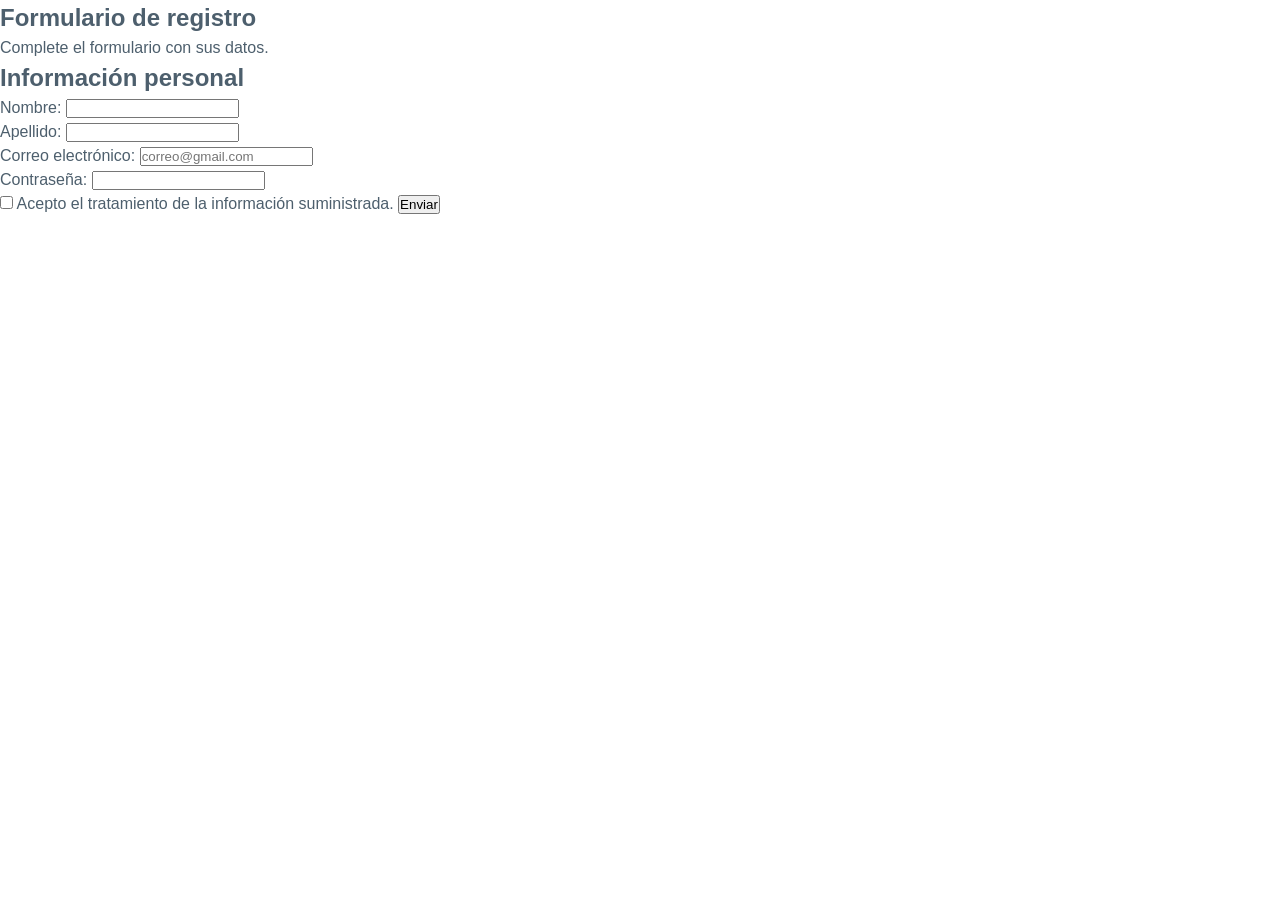
<file: ejercicio1.html>
<!DOCTYPE html>
<html lang="es">

<head>
    <meta charset="UTF-8">
    <meta name="viewport" content="width=device-width, initial-scale=1.0">
    <title>Formulario 1</title>
    <link rel="stylesheet" href="./css/styles.css">

</head>

<body>
    <main class="form-page">
        <section class="form-section">
            <div class="form-container">
                <header class="form-header">
                    <h1>Formulario de registro</h1>
                    <p>Complete el formulario con sus datos.</p>
                </header>

                <form action="#" method="post">


                    <h2>Información personal</h2>
                    <div class="form-field">
                        <label for="nombre">Nombre:</label>
                        <input type="text" id="nombre" name="nombre" required>
                    </div>
                    <div class="form-field">
                        <label for="apellido">Apellido:</label>
                        <input type="text" id="apellido" name="apellido" required>
                    </div>
                    <div class="form-field">
                        <label for="email">Correo electrónico:</label>
                        <input type="email" id="email" name="email" placeholder="correo@gmail.com" autocomplete="email"
                            required>
                    </div>
                    <div class="form-field">
                        <label for="password">Contraseña:</label>
                        <input type="password" id="password" name="password" minlength="8" autocomplete="new-password"
                            required>
                    </div>

                    <label class="choice">
                        <input type="checkbox" name="terminos" required>
                        <span>
                            Acepto el tratamiento de la información suministrada.
                        </span>
                    </label>

                    <button type="submit">Enviar</button>
                </form>
            </div>
        </section>
    </main>
</body>

</html>
</file>
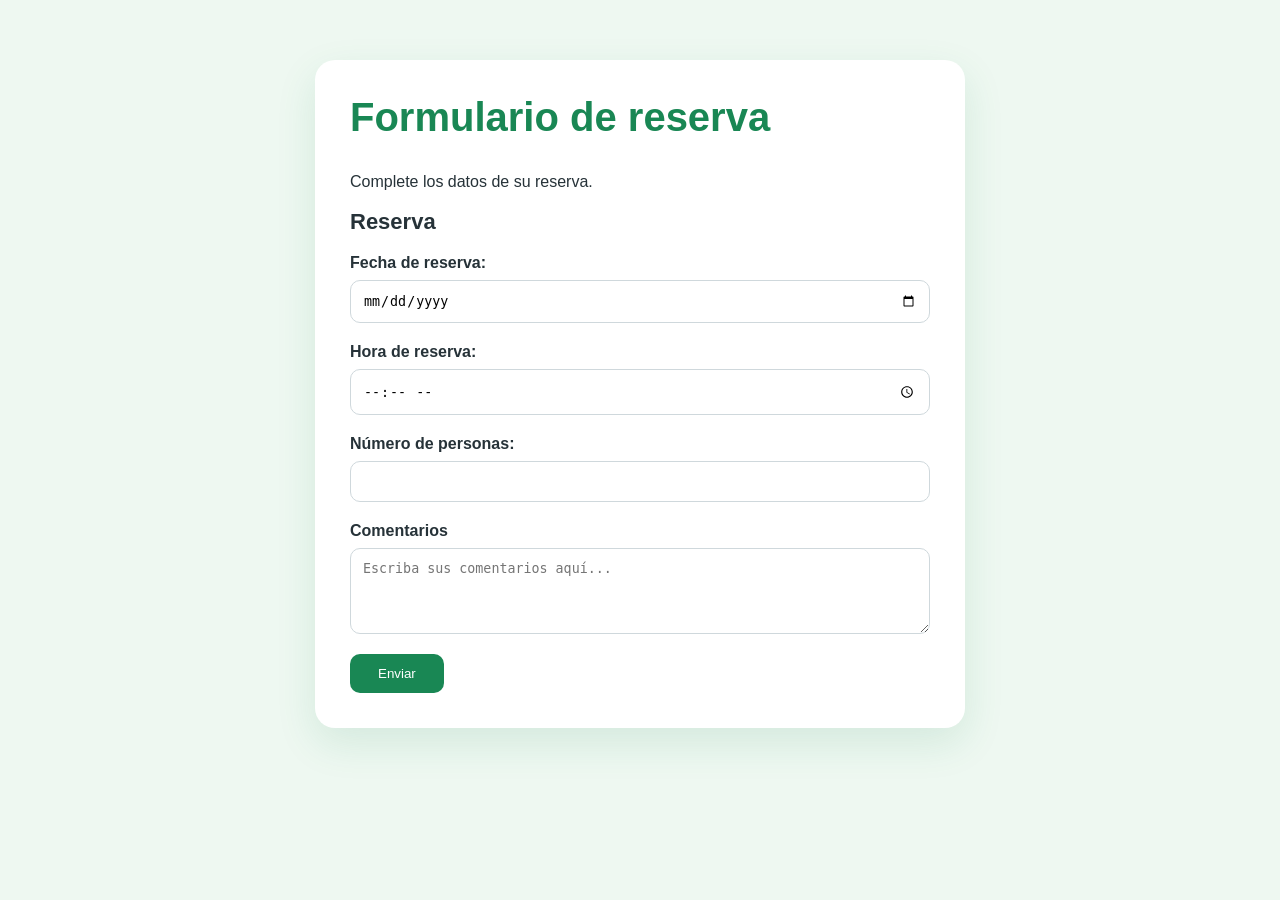
<file: ejercicio2.html>
<!DOCTYPE html>
<html lang="es">

<head>
    <meta charset="UTF-8">
    <meta name="viewport" content="width=device-width, initial-scale=1.0">
    <title>Formulario 2</title>
    <link rel="stylesheet" href="./css/styles2.css">
</head>

<body>
    <main class="form-page">
        <section class="form-section">
            <div class="form-container">
                <header class="form-header">
                    <h1>Formulario de reserva</h1>
                    <p>Complete los datos de su reserva.</p>
                </header>

                <form action="#" method="post">

                    <h2>Reserva</h2>
                    <div class="form-field">
                        <label for="fecha">Fecha de reserva:</label>
                        <input type="date" id="fecha" name="fecha" required>
                    </div>

                    <div class="form-field">
                        <label for="hora">Hora de reserva:</label>
                        <input type="time" id="hora" name="hora" required>
                    </div>

                    <div class="form-field">
                        <label for="personas">Número de personas:</label>
                        <input type="number" id="personas" name="personas" min="1" required>
                    </div>

                    <div class="form-field">
                        <label for="mensaje">Comentarios</label>
                        <textarea id="mensaje" name="mensaje" rows="4" placeholder="Escriba sus comentarios aquí..."></textarea>
                    </div>

                    <button type="submit">Enviar</button>

                </form>
            </div>
        </section>
    </main>
</body>


</html>
</file>
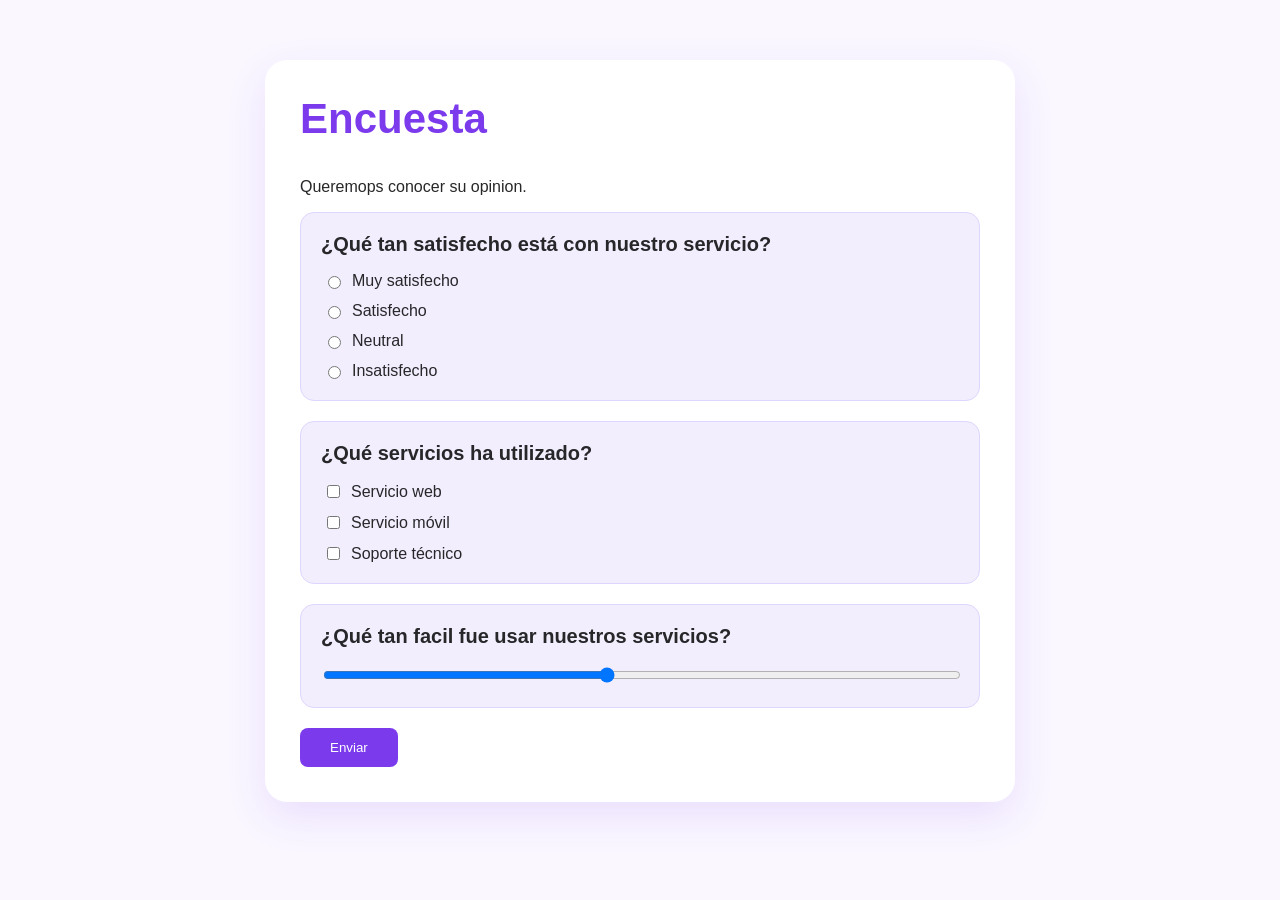
<file: ejercicio3.html>
<!DOCTYPE html>
<html lang="es">

<head>
    <meta charset="UTF-8">
    <meta name="viewport" content="width=device-width, initial-scale=1.0">
    <title>Formulario 3</title>
    <link rel="stylesheet" href="./css/styles3.css">
</head>

<body>
    <main class="form-page">
        <section class="form-section">
            <div class="form-container">
                <header class="form-header">
                    <h1>Encuesta</h1>
                    <p>Queremops conocer su opinion.</p>
                </header>

                <form action="#" method="post">

                    <div class="form-field">
                        <h2 for="satisfaccion">¿Qué tan satisfecho está con nuestro servicio?</h2>
                        <fieldset>
                            <label>
                                <input type="radio" name="satisfaccion" value="muy_satisfecho">
                                Muy satisfecho
                            </label>

                            <label>
                                <input type="radio" name="satisfaccion" value="satisfecho">
                                Satisfecho
                            </label>

                            <label>
                                <input type="radio" name="satisfaccion" value="neutral">
                                Neutral
                            </label>

                            <label>
                                <input type="radio" name="satisfaccion" value="insatisfecho">
                                Insatisfecho

                            </label>
                        </fieldset>

                    </div>

                    <div class="form-field">
                        <h2 for="servicios">¿Qué servicios ha utilizado?</h2>
                        <fieldset>
                            <label>
                                <input type="checkbox" name="servicios" value="servicio_web">
                                Servicio web
                            </label>

                            <label>
                                <input type="checkbox" name="servicios" value="servicio_movil">
                                Servicio móvil
                            </label>

                            <label>
                                <input type="checkbox" name="servicios" value="soporte_tecnico">
                                Soporte técnico
                            </label>
                        </fieldset>
                    </div>

                    <div class="form-field">
                        <h2 for="utilidad">¿Qué tan facil fue usar nuestros servicios?</h2>
                        <input type="range" id="utilidad" name="utilidad" min="1" max="10" value="5">
                    </div>

                    <button type="submit">Enviar</button>
                </form>
            </div>
        </section>
    </main>
</html>
</file>
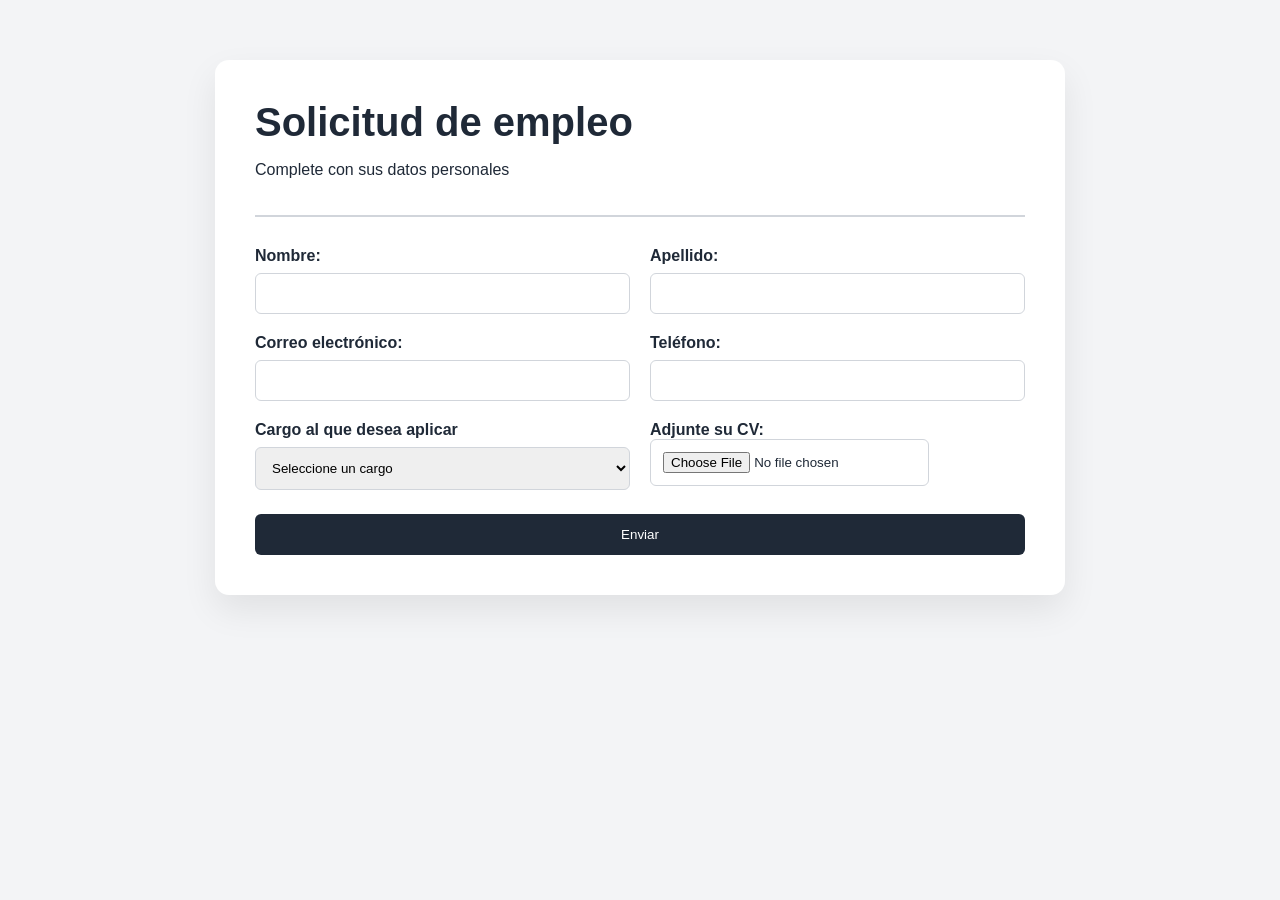
<file: ejercicio4.html>
<!DOCTYPE html>
<html lang="es">
<head>
    <meta charset="UTF-8">
    <meta name="viewport" content="width=device-width, initial-scale=1.0">
    <title>Formulario 4</title>
    <link rel="stylesheet" href="./css/styles4.css">
</head>
<body>
    <main class="form-page">
        <section class="form-section">
            <div class="form-container">
                <header class="form-header">
                    <h1>Solicitud de empleo</h1>
                    <p>Complete con sus datos personales</p>
                </header>

                <form action="#" method="post">

                    <div class="form-field">
                        <label for="nombre">Nombre:</label>
                        <input type="text" id="nombre" name="nombre" required>
                    </div>

                    <div class="form-field">
                        <label for="apellido">Apellido:</label>
                        <input type="text" id="apellido" name="apellido" required>
                    </div>

                    <div class="form-field">
                        <label for="email">Correo electrónico:</label>
                        <input type="email" id="email" name="email" required>
                    </div>

                    <div class="form-field">
                        <label for="telefono">Teléfono:</label>
                        <input type="tel" id="telefono" name="telefono" required>
                    </div>

                    <div class="form-field">
                        <label for="cargo">Cargo al que desea aplicar</label>
                        <select id="cargo" name="cargo" required>
                            <option value="">Seleccione un cargo</option>
                            <option value="desarrollador">Desarrollador</option>
                            <option value="diseñador">Diseñador</option>
                            <option value="gerente">Gerente</option>
                        </select>
                    </div>

                    <div class="form-field">
                        <label for="archivo">Adjunte su CV:
                        <input type="file" id="archivo" name="archivo" accept=".pdf,.doc,.docx" required>
                        </label>
                    </div>

                    <button type="submit">Enviar</button>
                </form>
            </div>
        </section>
    </main>
</body>
</html>
</file>
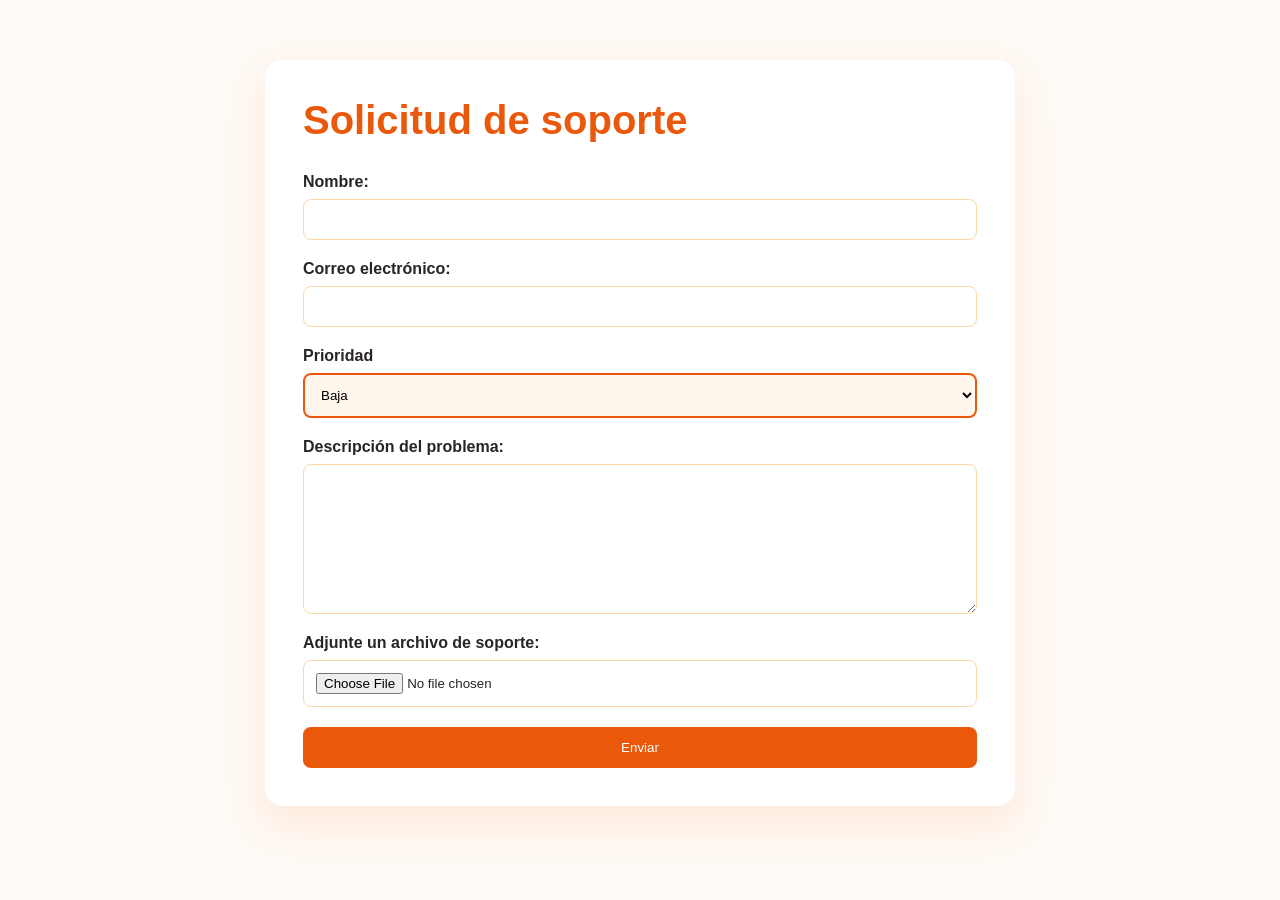
<file: ejercicio5.html>
<!DOCTYPE html>
<html lang="es">
<head>
    <meta charset="UTF-8">
    <meta name="viewport" content="width=device-width, initial-scale=1.0">
    <title>Formulario 5</title>
    <link rel="stylesheet" href="./css/styles5.css">
</head>
<body>
    <main class="form-page">
        <section class="form-section">
            <div class="form-container">
                <header class="form-header">
                    <h1>Solicitud de soporte</h1>
                </header>

                <form action="#" method="post">

                    <div class="form-field">
                        <label for="nombre">Nombre:</label>
                        <input type="text" id="nombre" name="nombre" required>
                    </div>

                    <div class="form-field">
                        <label for="email">Correo electrónico:</label>
                        <input type="email" id="email" name="email" required>
                    </div>

                    <div class="form-field">
                        <label for="prioridad">Prioridad</label>
                        <select id="prioridad" name="prioridad" required>
                            <option value="baja">Baja</option>
                            <option value="media">Media</option>
                            <option value="alta">Alta</option>
                        </select>
                    </div>

                    <div class="form-field">
                        <label for="descripcion">Descripción del problema:</label>
                        <textarea id="descripcion" name="descripcion" rows="4" required></textarea>
                    </div>

                    <div class="form-field">
                        <label for="archivo">Adjunte un archivo de soporte:</label>
                        <input type="file" id="archivo" name="archivo" accept=".jpg,.png,.pdf">
                    </div>

                    <button type="submit">Enviar</button>
                </form>
            </div>
        </section>
    </main>
</html>
</file>
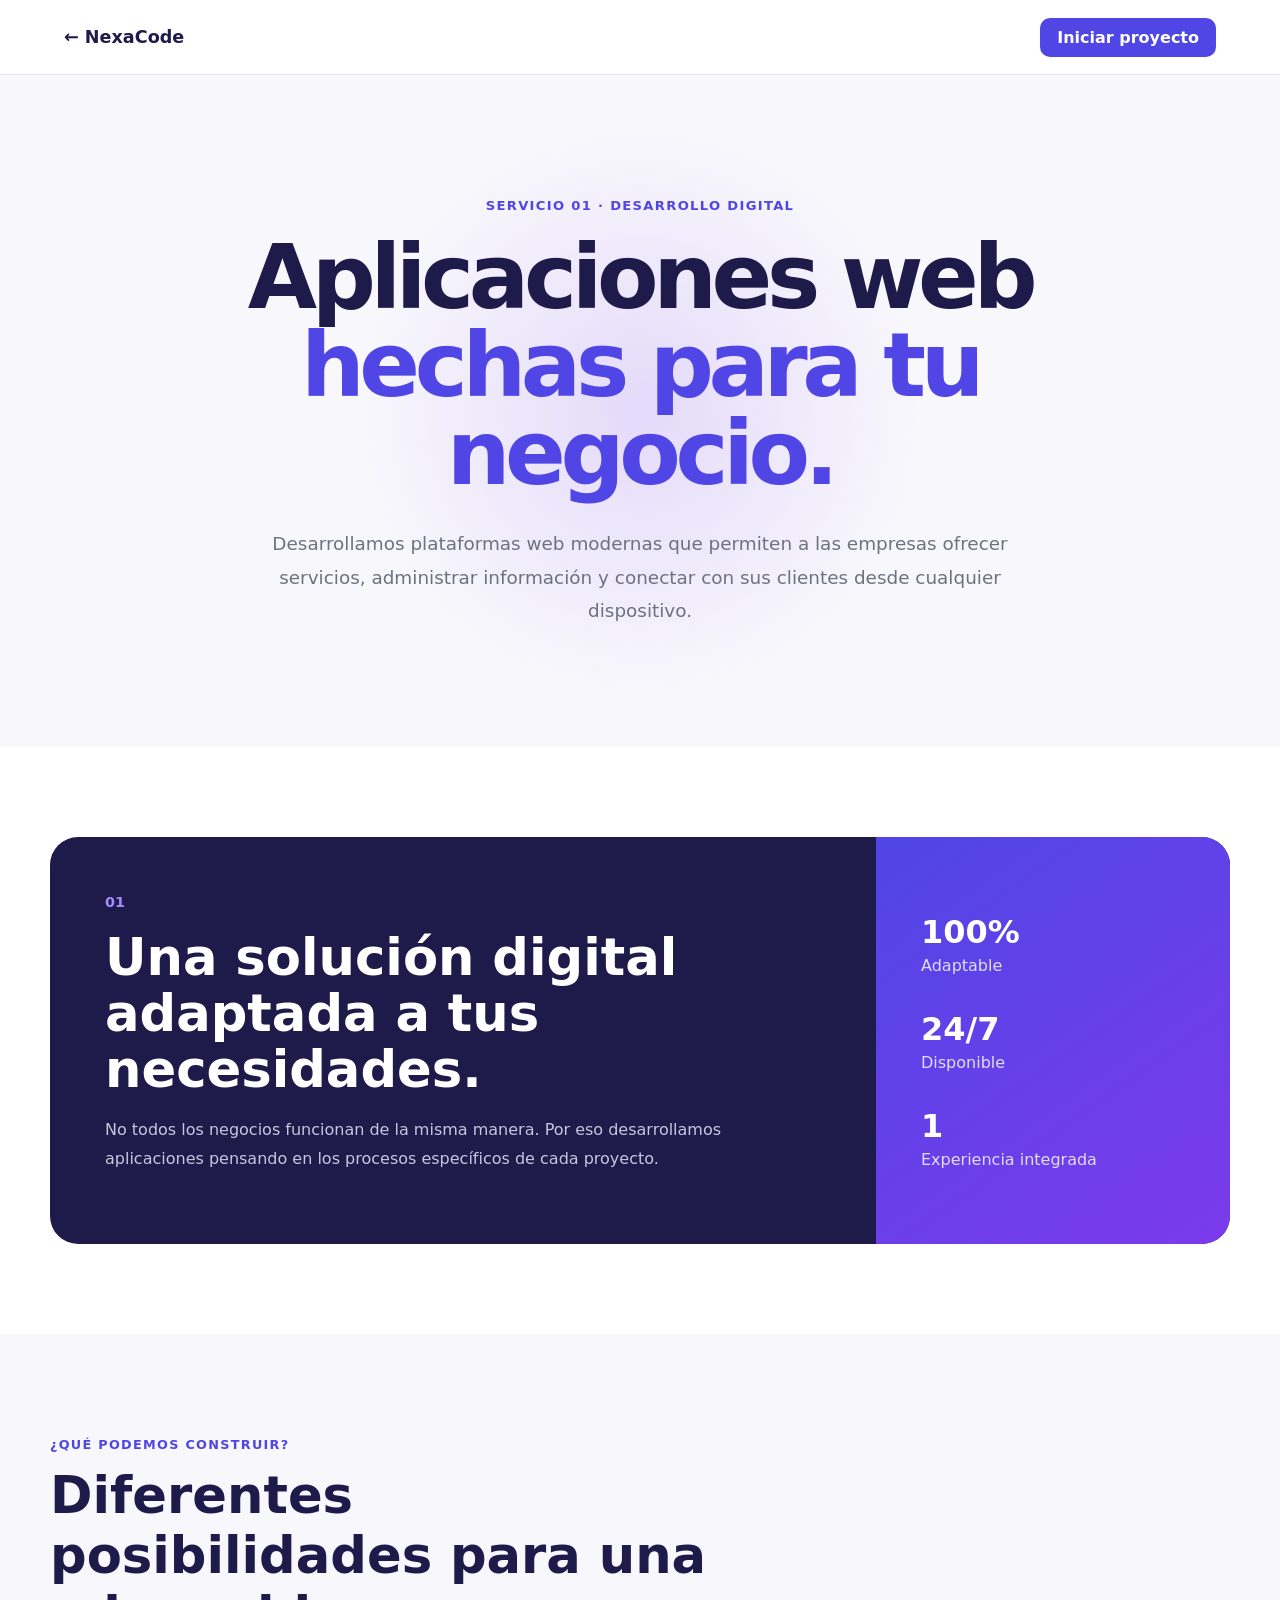
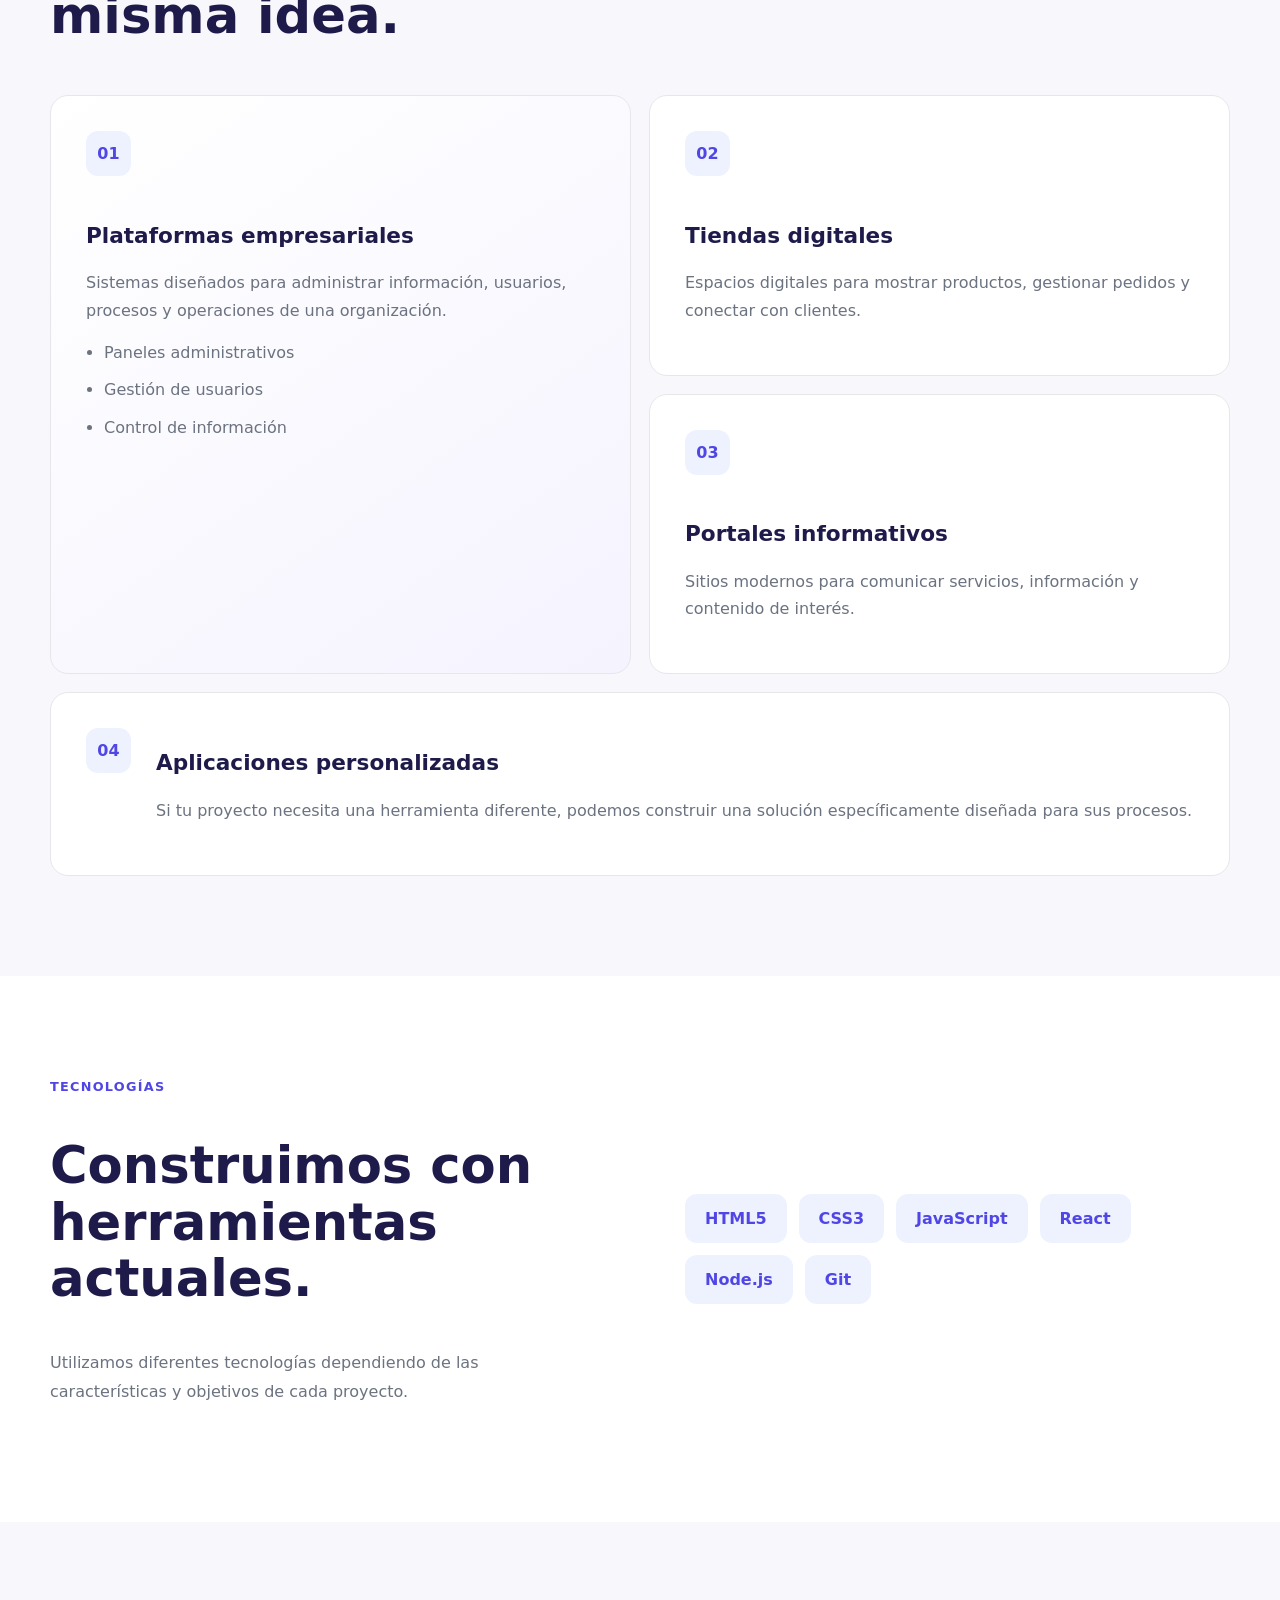
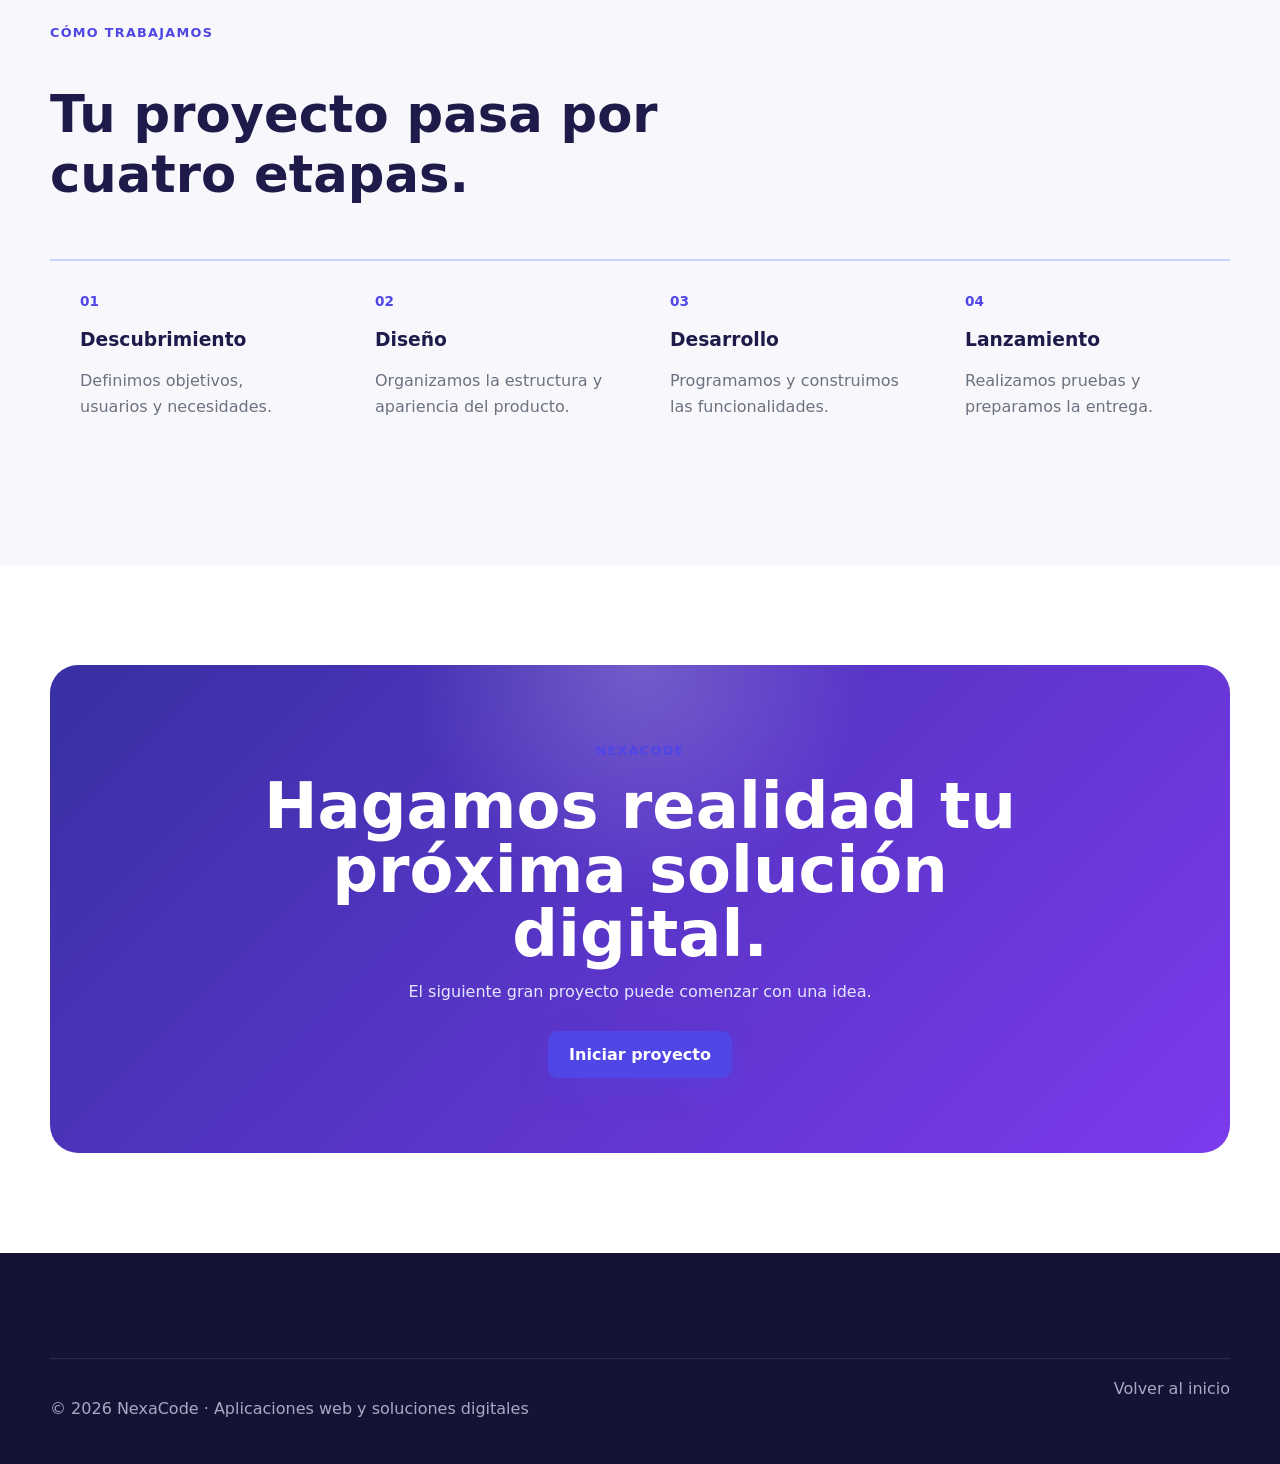
<file: servicio.html>
<!DOCTYPE html>
<html lang="es">

<head>
    <meta charset="UTF-8">
    <meta name="viewport" content="width=device-width, initial-scale=1.0">
    <meta name="description"
        content="Servicio de desarrollo de aplicaciones web de NexaCode.">
    <title>Aplicaciones Web | NexaCode</title>
    <link rel="stylesheet" href="./styles.css">
</head>
<body>

    <header class="service-header">
        <a href="index.html" class="service-back">
            ← NexaCode
        </a>
        <a href="#contacto" class="service-contact">
            Iniciar proyecto
        </a>
    </header>

    <main>
        <section class="service-intro">
            <div class="service-intro-content">
                <span class="eyebrow">
                    SERVICIO 01 · DESARROLLO DIGITAL
                </span>
                <h1>
                    Aplicaciones web
                    <span>hechas para tu negocio.</span>
                </h1>
                <p>
                    Desarrollamos plataformas web modernas que permiten a las
                    empresas ofrecer servicios, administrar información y
                    conectar con sus clientes desde cualquier dispositivo.
                </p>
            </div>
        </section>

        <section class="service-summary">
            <div class="container">
                <div class="summary-card">
                    <div class="summary-main">
                        <span class="summary-number">01</span>
                        <h2>
                            Una solución digital adaptada a tus necesidades.
                        </h2>
                        <p>
                            No todos los negocios funcionan de la misma manera.
                            Por eso desarrollamos aplicaciones pensando en los
                            procesos específicos de cada proyecto.
                        </p>
                    </div>
                    
                    <div class="summary-stats">
                        <div>
                            <strong>100%</strong>
                            <span>Adaptable</span>
                        </div>

                        <div>
                            <strong>24/7</strong>
                            <span>Disponible</span>
                        </div>

                        <div>
                            <strong>1</strong>
                            <span>Experiencia integrada</span>
                        </div>
                    </div>
                </div>
            </div>
        </section>

        <section class="features">
            <div class="container">
                <div class="feature-heading">
                    <span class="section-label">
                        ¿QUÉ PODEMOS CONSTRUIR?
                    </span>
                    <h2>
                        Diferentes posibilidades para una misma idea.
                    </h2>
                </div>

                <div class="feature-layout">
                    <article class="feature-card feature-large">
                        <span class="feature-icon">01</span>
                        <h3>Plataformas empresariales</h3>
                        <p>
                            Sistemas diseñados para administrar información,
                            usuarios, procesos y operaciones de una organización.
                        </p>
                        <ul>
                            <li>Paneles administrativos</li>
                            <li>Gestión de usuarios</li>
                            <li>Control de información</li>
                        </ul>
                    </article>

                    <article class="feature-card">
                        <span class="feature-icon">02</span>
                        <h3>Tiendas digitales</h3>
                        <p>
                            Espacios digitales para mostrar productos,
                            gestionar pedidos y conectar con clientes.
                        </p>
                    </article>

                    <article class="feature-card">
                        <span class="feature-icon">03</span>
                        <h3>Portales informativos</h3>
                        <p>
                            Sitios modernos para comunicar servicios,
                            información y contenido de interés.
                        </p>
                    </article>

                    <article class="feature-card feature-wide">
                        <span class="feature-icon">04</span>
                        <div>
                            <h3>Aplicaciones personalizadas</h3>
                            <p>
                                Si tu proyecto necesita una herramienta
                                diferente, podemos construir una solución
                                específicamente diseñada para sus procesos.
                            </p>
                        </div>
                    </article>
                </div>
            </div>
        </section>

        <section class="technology-section">
            <div class="container technology-content">
                <div>
                    <span class="section-label">
                        TECNOLOGÍAS
                    </span>
                    <h2>
                        Construimos con herramientas actuales.
                    </h2>
                    <p>
                        Utilizamos diferentes tecnologías dependiendo de las
                        características y objetivos de cada proyecto.
                    </p>
                </div>

                <div class="technology-list">
                    <span>HTML5</span>
                    <span>CSS3</span>
                    <span>JavaScript</span>
                    <span>React</span>
                    <span>Node.js</span>
                    <span>Git</span>
                </div>
            </div>
        </section>

        <section class="service-process">
            <div class="container">
                <div class="service-process-title">
                    <span class="section-label">
                        CÓMO TRABAJAMOS
                    </span>
                    <h2>
                        Tu proyecto pasa por cuatro etapas.
                    </h2>
                </div>

                <div class="steps">
                    <div class="step">
                        <span>01</span>
                        <h3>Descubrimiento</h3>
                        <p>
                            Definimos objetivos, usuarios y necesidades.
                        </p>
                    </div>

                    <div class="step">
                        <span>02</span>
                        <h3>Diseño</h3>
                        <p>
                            Organizamos la estructura y apariencia del producto.
                        </p>
                    </div>

                    <div class="step">
                        <span>03</span>
                        <h3>Desarrollo</h3>
                        <p>
                            Programamos y construimos las funcionalidades.
                        </p>
                    </div>

                    <div class="step">
                        <span>04</span>
                        <h3>Lanzamiento</h3>
                        <p>
                            Realizamos pruebas y preparamos la entrega.
                        </p>
                    </div>
                </div>
            </div>
        </section>

        <section class="service-cta" id="contacto">
            <div class="container">
                <div class="service-cta-box">
                    <span class="section-label">
                        NEXACODE
                    </span>
                    <h2>
                        Hagamos realidad tu próxima solución digital.
                    </h2>
                    <p>
                        El siguiente gran proyecto puede comenzar con una idea.
                    </p>
                    <a href="mailto:hola@nexacode.com" class="primary-action">
                        Iniciar proyecto
                    </a>
                </div>
            </div>
        </section>
    </main>

    <footer class="footer">
        <div class="container footer-bottom">
            <p>
                © 2026 NexaCode · Aplicaciones web y soluciones digitales
            </p>
            <a href="index.html">
                Volver al inicio
            </a>
        </div>
    </footer>
</body>
</html>
</file>
<file: css/styles.css>
:root {

    --blue: #0788d1;
    --blue-dark: #006da8;
    --blue-light: #eaf7fd;
    --dark: #12344a;
    --text: #4d5f6d;
    --muted: #71818c;
    --white: #ffffff;
    --background: #f7fafc;
    --border: #dfe8ee;
    --radius: 8px;
    --container: 1200px;
}


* {
    margin: 0;
    padding: 0;
    box-sizing: border-box;
}


html {
    scroll-behavior: smooth;
}


body {

    font-family: Arial, Helvetica, sans-serif;

    color: var(--text);

    background-color: var(--white);

    line-height: 1.5;
}


a {
    text-decoration: none;

    color: inherit;
}


img {
    max-width: 100%;

    display: block;
}



.container {

    width: min(92%, var(--container));

    margin: 0 auto;
}


.header {

    height: 72px;

    background-color: var(--white);

    border-bottom: 1px solid var(--border);

    position: sticky;

    top: 0;

    z-index: 1000;
}


.header-container {

    height: 100%;

    display: flex;

    align-items: center;

    justify-content: space-between;
}



.brand {

    display: flex;

    align-items: center;
}


.brand img {

    width: 190px;

    height: auto;
}



.nav {

    display: flex;

    align-items: center;

    gap: 30px;
}


.nav a {

    color: #405564;

    font-size: 13px;

    font-weight: 500;

    transition: 0.2s;
}


.nav a:hover {

    color: var(--blue);
}



.search-icon {

    color: var(--dark);

    margin-left: 8px;

    cursor: pointer;
}



.hero {

    min-height: 390px;

    position: relative;

    background-image: url("../img/1h.jpg");

    background-size: cover;

    background-position: center;
}



.hero::before {

    content: "";

    position: absolute;

    inset: 0;

    background: linear-gradient(
        90deg,
        rgba(255,255,255,0.97) 0%,
        rgba(255,255,255,0.88) 35%,
        rgba(255,255,255,0.20) 75%,
        rgba(255,255,255,0.02) 100%
    );
}



.hero-content {

    min-height: 390px;

    position: relative;

    display: flex;

    align-items: center;
}


.hero-copy {

    max-width: 500px;
}


.hero-copy h1 {

    color: var(--dark);

    font-size: 40px;

    line-height: 1.08;

    margin-bottom: 18px;

    font-weight: 700;
}


.hero-copy h1 span {

    color: var(--blue);
}


.hero-copy p {

    max-width: 450px;

    color: var(--text);

    font-size: 14px;

    line-height: 1.6;

    margin-bottom: 24px;
}


.primary-action {

    display: inline-block;

    padding: 11px 19px;

    background-color: var(--blue);

    color: var(--white);

    border-radius: var(--radius);

    font-size: 13px;

    font-weight: bold;

    transition: 0.2s;
}


.primary-action:hover {

    background-color: var(--blue-dark);
}


/* ==================================================
   CARACTERÍSTICAS
================================================== */

.features {

    background-color: var(--white);

    border-bottom: 1px solid var(--border);

    box-shadow: 0 3px 10px rgba(0,0,0,0.06);
}


.features-grid {

    display: grid;

    grid-template-columns: repeat(4, 1fr);
}


.feature-card {

    min-height: 105px;

    display: flex;

    align-items: center;

    justify-content: center;

    gap: 12px;

    padding: 15px;

    text-align: center;

    border-right: 1px solid var(--border);
}


.feature-card:last-child {

    border-right: none;
}


/* TUS ICONOS */

.feature-icon {

    width: 32px;

    height: 32px;

    color: var(--blue);

    flex-shrink: 0;
}


.feature-card h3 {

    color: var(--dark);

    font-size: 14px;

    margin-bottom: 1px;
}


.feature-card p {

    color: var(--muted);

    font-size: 11px;
}


.news-section,
.services-section {

    padding: 32px 0;
}


.section-heading {

    display: flex;

    align-items: center;

    justify-content: space-between;

    margin-bottom: 15px;
}


.section-heading h2 {

    color: var(--dark);

    font-size: 21px;
}


.view-all {

    color: var(--blue);

    font-size: 12px;

    font-weight: bold;
}


.view-all:hover {

    color: var(--blue-dark);
}


.news-grid {

    display: grid;

    grid-template-columns: repeat(3, 1fr);

    gap: 14px;
}


.news-card {

    background-color: var(--white);

    border: 1px solid var(--border);

    border-radius: var(--radius);

    overflow: hidden;

    box-shadow: 0 2px 8px rgba(0,0,0,0.05);
}


.news-card > img {

    width: 100%;

    height: 145px;

    object-fit: cover;
}


.news-content {

    padding: 13px;
}


.news-category {

    display: inline-block;

    color: var(--blue);

    font-size: 9px;

    font-weight: bold;

    margin-bottom: 5px;
}


.news-content h3 {

    color: var(--dark);

    font-size: 14px;

    line-height: 1.25;

    margin-bottom: 7px;
}


.news-content p {

    color: var(--muted);

    font-size: 11px;

    line-height: 1.4;

    min-height: 32px;
}


.news-footer {

    display: flex;

    align-items: center;

    justify-content: space-between;

    margin-top: 10px;

    padding-top: 8px;

    border-top: 1px solid #edf1f3;
}


.news-footer span {

    color: var(--muted);

    font-size: 10px;
}


.news-footer a {

    color: var(--blue);

    font-weight: bold;

    font-size: 16px;
}


.services-section {

    background-color: var(--background);
}


.services-grid {

    display: grid;

    grid-template-columns: repeat(4, 1fr);

    gap: 12px;
}


.service-card {

    background-color: var(--white);

    border: 1px solid var(--border);

    border-radius: var(--radius);

    padding: 20px 15px;

    text-align: center;

    min-height: 155px;

    transition: 0.2s;
}


.service-card:hover {

    transform: translateY(-2px);

    box-shadow: 0 5px 15px rgba(0,0,0,0.07);
}


.service-icon {

    width: 42px;

    height: 42px;

    margin: 0 auto 10px;

    display: flex;

    align-items: center;

    justify-content: center;

    color: var(--blue);

    background-color: var(--blue-light);

    border-radius: 50%;

    font-size: 24px;

    font-weight: bold;
}


.service-card h3 {

    color: var(--dark);

    font-size: 14px;

    margin-bottom: 6px;
}


.service-card p {

    color: var(--muted);

    font-size: 11px;

    line-height: 1.4;
}


.footer {

    background-color: #073b57;

    color: var(--white);

    padding-top: 30px;
}


.footer-grid {

    display: grid;

    grid-template-columns: 2fr 1fr 1.2fr 1fr;

    gap: 40px;

    padding-bottom: 25px;
}


/* LOGO FOOTER */

.footer-brand img {

    width: 160px;

    height: auto;

    margin-bottom: 10px;
}


.footer-brand p {

    max-width: 300px;

    color: #c8dce6;

    font-size: 11px;

    line-height: 1.5;
}


/* COLUMNAS */

.footer-column {

    display: flex;

    flex-direction: column;

    gap: 5px;
}


.footer-column h4 {

    font-size: 12px;

    margin-bottom: 7px;
}


.footer-column a {

    color: #c8dce6;

    font-size: 11px;

    transition: 0.2s;
}


.footer-column a:hover {

    color: var(--white);
}


/* REDES */

.social-icons {

    display: flex;

    gap: 7px;
}


.social-icons a {

    width: 27px;

    height: 27px;

    display: flex;

    align-items: center;

    justify-content: center;

    border: 1px solid #6e99ad;

    border-radius: 4px;

    color: var(--white);

    font-size: 11px;

    font-weight: bold;
}


/* PARTE INFERIOR */

.footer-bottom {

    min-height: 45px;

    border-top: 1px solid rgba(255,255,255,0.15);

    display: flex;

    align-items: center;

    justify-content: space-between;

    gap: 20px;
}


.footer-bottom p,
.footer-bottom a,
.footer-bottom span {

    color: #a9c4d1;

    font-size: 9px;
}


.footer-bottom div {

    display: flex;

    gap: 7px;
}


@media (max-width: 900px) {

    .nav {

        gap: 15px;
    }


    .features-grid {

        grid-template-columns: repeat(2, 1fr);
    }


    .feature-card:nth-child(2) {

        border-right: none;
    }


    .news-grid {

        grid-template-columns: 1fr;
    }


    .services-grid {

        grid-template-columns: repeat(2, 1fr);
    }


    .about-content {

        grid-template-columns: 1fr;

        gap: 25px;
    }


    .footer-grid {

        grid-template-columns: repeat(2, 1fr);
    }
}


@media (max-width: 600px) {

    .header {

        height: auto;

        padding: 12px 0;
    }


    .header-container {

        flex-direction: column;

        gap: 12px;
    }


    .nav {

        flex-wrap: wrap;

        justify-content: center;

        gap: 12px;
    }


    .hero,
    .hero-content {

        min-height: 420px;
    }


    .hero-copy h1 {

        font-size: 32px;
    }


    .features-grid {

        grid-template-columns: 1fr;
    }


    .feature-card {
        border-right: none;
        border-bottom: 1px solid var(--border);
    }

    .services-grid {
        grid-template-columns: 1fr;
    }


    .contact-content {
        flex-direction: column;
        align-items: flex-start;
    }


    .footer-grid {
        grid-template-columns: 1fr;
    }

    .footer-bottom {
        flex-direction: column;
        justify-content: center;
        padding: 15px 0;
        text-align: center;
    }
}
</file>
<file: css/styles2.css>
:root {
    --primary: #198754;
    --primary-hover: #146c43;
    --primary-light: #e8f7ee;
    --text: #263238;
    --border: #cfd8dc;
    --background: #ffffff;
    --backgrownd-soft: #eef8f1;
    --radius-sm: 10px;
    --radius-md: 16px;
    --radius-lg: 20px;
    --shadow: 0 15px 40px rgba(25, 135, 84, 0.12);
    --container: 650px;
}

* {
    box-sizing: border-box;
}

body {
    margin: 0;
    font-family: Arial, sans-serif;
    background: var(--backgrownd-soft);
    color: var(--text);
}

.form-page {
    min-height: 100vh;
}

.form-section {
    padding: 60px 20px;
}

.form-container {
    width: min(100%, var(--container));
    margin-inline: auto;
    padding: 35px;
    background: var(--background);
    border-radius: var(--radius-lg);
    box-shadow: var(--shadow);
}

.form-container h1 {
    margin-top: 0;
    color: var(--primary);
    font-size: 40px;
}

.form-container h2 {
    font-size: 22px;
}

.form-field {
    display: flex;
    flex-direction: column;
    margin-bottom: 20px;
}

.form-field label {
    font-weight: bold;
    margin-bottom: 8px;
}

input,
textarea {
    padding: 12px;
    border: 1px solid var(--border);
    border-radius: var(--radius-sm);
}

textarea {
    resize: vertical;
}

button {
    padding: 12px 28px;
    background: var(--primary);
    color: white;
    border: none;
    border-radius: var(--radius-sm);
    cursor: pointer;
}

button:hover {
    background: var(--primary-hover);
}
</file>
<file: css/styles3.css>
:root {
    --primary: #7c3aed;
    --primary-hover: #6d28d9;
    --primary-light: #f3eefe;
    --text: #27272a;
    --border: #ddd6fe;
    --background: #ffffff;
    --backgrownd-soft: #faf7ff;
    --radius-sm: 8px;
    --radius-md: 14px;
    --radius-lg: 22px;
    --shadow: 0 15px 40px rgba(124, 58, 237, 0.12);
    --container: 750px;
}

* {
    box-sizing: border-box;
}

body {
    margin: 0;
    font-family: Arial, sans-serif;
    background: var(--backgrownd-soft);
    color: var(--text);
}

.form-page {
    min-height: 100vh;
}

.form-section {
    padding: 60px 20px;
}

.form-container {
    width: min(100%, var(--container));
    margin-inline: auto;
    padding: 35px;
    background: var(--background);
    border-radius: var(--radius-lg);
    box-shadow: var(--shadow);
}

.form-container h1 {
    color: var(--primary);
    font-size: 42px;
    margin-top: 0;
}

.form-field {
    padding: 20px;
    margin-bottom: 20px;
    border: 1px solid var(--border);
    border-radius: var(--radius-md);
    background: var(--primary-light);
}

.form-field h2 {
    margin-top: 0;
    font-size: 20px;
}

fieldset {
    display: flex;
    flex-direction: column;
    gap: 12px;
    border: none;
    padding: 0;
}

fieldset label {
    display: flex;
    align-items: center;
    gap: 8px;
}

input[type="range"] {
    width: 100%;
}

button {
    padding: 12px 30px;
    background: var(--primary);
    color: white;
    border: none;
    border-radius: var(--radius-sm);
    cursor: pointer;
}

button:hover {
    background: var(--primary-hover);
}
</file>
<file: css/styles4.css>
:root {
    --primary: #1f2937;
    --primary-hover: #111827;
    --text: #1f2937;
    --muted: #6b7280;
    --border: #d1d5db;
    --background: #ffffff;
    --backgrownd-soft: #f3f4f6;
    --radius-sm: 6px;
    --radius-md: 10px;
    --radius-lg: 14px;
    --shadow: 0 15px 35px rgba(0, 0, 0, 0.08);
    --container: 850px;
}

* {
    box-sizing: border-box;
}

body {
    margin: 0;
    font-family: Arial, sans-serif;
    background: var(--backgrownd-soft);
    color: var(--text);
}

.form-page {
    min-height: 100vh;
}

.form-section {
    padding: 60px 20px;
}

.form-container {
    width: min(100%, var(--container));
    margin-inline: auto;
    padding: 40px;
    background: var(--background);
    border-radius: var(--radius-lg);
    box-shadow: var(--shadow);
}

.form-header {
    border-bottom: 2px solid var(--border);
    margin-bottom: 30px;
    padding-bottom: 20px;
}

.form-container h1 {
    margin: 0;
    font-size: 40px;
    color: var(--primary);
}

.form-container h2 {
    font-size: 22px;
}

form {
    display: grid;
    grid-template-columns: 1fr 1fr;
    gap: 20px;
}

.form-field {
    display: flex;
    flex-direction: column;
}

.form-field label {
    font-weight: bold;
    margin-bottom: 8px;
}

input,
select {
    padding: 12px;
    border: 1px solid var(--border);
    border-radius: var(--radius-sm);
}

button {
    grid-column: 1 / -1;
    padding: 13px;
    background: var(--primary);
    color: white;
    border: none;
    border-radius: var(--radius-sm);
    cursor: pointer;
}

button:hover {
    background: var(--primary-hover);
}
</file>
<file: css/styles5.css>
:root {
    --primary: #ea580c;
    --primary-hover: #c2410c;
    --primary-light: #fff7ed;
    --text: #292524;
    --muted: #78716c;
    --border: #fed7aa;
    --background: #ffffff;
    --backgrownd-soft: #fffaf5;
    --radius-sm: 8px;
    --radius-md: 12px;
    --radius-lg: 18px;
    --shadow: 0 18px 45px rgba(234, 88, 12, 0.12);
    --container: 750px;
}

* {
    box-sizing: border-box;
}

body {
    margin: 0;
    font-family: Arial, sans-serif;
    background: var(--backgrownd-soft);
    color: var(--text);
}

.form-page {
    min-height: 100vh;
}

.form-section {
    padding: 60px 20px;
}

.form-container {
    width: min(100%, var(--container));
    margin-inline: auto;
    padding: 38px;
    background: var(--background);
    border-radius: var(--radius-lg);
    box-shadow: var(--shadow);
}

.form-container h1 {
    color: var(--primary);
    font-size: 40px;
    margin-top: 0;
    margin-bottom: 30px;
}

.form-field {
    display: flex;
    flex-direction: column;
    margin-bottom: 20px;
}

.form-field label {
    font-weight: bold;
    margin-bottom: 8px;
}

input,
select,
textarea {
    padding: 12px;
    border: 1px solid var(--border);
    border-radius: var(--radius-sm);
}

#prioridad {
    border: 2px solid var(--primary);
    background: var(--primary-light);
}

#descripcion {
    min-height: 150px;
    resize: vertical;
}

button {
    width: 100%;
    padding: 13px;
    background: var(--primary);
    color: white;
    border: none;
    border-radius: var(--radius-sm);
    cursor: pointer;
}

button:hover {
    background: var(--primary-hover);
}
</file>
<file: styles.css>
:root {
    --primary: #4f46e5;
    --primary-dark: #3730a3;
    --primary-light: #eef2ff;
    --purple: #7c3aed;
    --purple-light: #f5f3ff;

    --navy: #1e1b4b;
    --text: #111827;
    --muted: #6b7280;

    --white: #ffffff;
    --soft: #f8f8fc;
    --border: #e5e7eb;

    --radius-sm: 10px;
    --radius-md: 18px;
    --radius-lg: 28px;

    --shadow: 0 24px 70px rgba(79, 70, 229, 0.12);

    --container: 1180px;
}

/* =========================
   GENERAL
========================= */

* {
    box-sizing: border-box;
}

html {
    scroll-behavior: smooth;
}

body {
    margin: 0;
    font-family: Inter, system-ui, -apple-system, BlinkMacSystemFont,
        "Segoe UI", sans-serif;

    color: var(--text);
    background: var(--white);
}

a {
    color: inherit;
    text-decoration: none;
}

.container {
    width: min(calc(100% - 48px), var(--container));
    margin: 0 auto;
}


/* =========================
   HEADER PRINCIPAL
========================= */

.header {
    position: sticky;
    top: 0;
    z-index: 1000;

    background: rgba(255, 255, 255, 0.94);
    border-bottom: 1px solid var(--border);

    backdrop-filter: blur(14px);
}

.header-container {
    min-height: 76px;

    display: flex;
    align-items: center;
    justify-content: space-between;

    gap: 30px;
}

.brand-name {
    font-size: 1.3rem;
    font-weight: 800;
    color: var(--navy);
}

.brand-name span {
    color: var(--primary);
}

.nav {
    display: flex;
    align-items: center;
    gap: 25px;
}

.nav a {
    color: var(--muted);
    font-weight: 600;
    transition: 0.2s;
}

.nav a:hover {
    color: var(--primary);
}

.nav-cta {
    padding: 11px 18px;
    border-radius: var(--radius-sm);

    background: var(--primary);
    color: white !important;
}


/* =========================
   HERO PRINCIPAL
========================= */

.hero {
    padding: 105px 0 120px;

    background:
        radial-gradient(circle at 85% 25%,
            rgba(124, 58, 237, 0.14),
            transparent 32%),
        linear-gradient(180deg, #ffffff 0%, #fafaff 100%);
}

.hero-content {
    display: grid;
    grid-template-columns: 1.05fr 0.95fr;

    align-items: center;
    gap: 80px;
}

.eyebrow {
    color: var(--primary);
    font-size: 0.82rem;
    font-weight: 800;
    letter-spacing: 0.1em;
}

.hero h1 {
    max-width: 700px;

    margin: 18px 0;

    color: var(--navy);

    font-size: clamp(3.2rem, 6vw, 5.4rem);
    line-height: 0.98;
    letter-spacing: -0.05em;
}

.hero h1 span {
    display: block;
    color: var(--primary);
}

.hero-description {
    max-width: 620px;

    color: var(--muted);

    font-size: 1.12rem;
    line-height: 1.8;
}

.hero-actions {
    display: flex;
    flex-wrap: wrap;
    gap: 14px;

    margin-top: 32px;
}

.primary-action,
.secondary-action {
    display: inline-block;

    padding: 14px 21px;

    border-radius: var(--radius-sm);

    font-weight: 700;
}

.primary-action {
    background: var(--primary);
    color: white;

    box-shadow: 0 12px 30px rgba(79, 70, 229, 0.22);
}

.secondary-action {
    border: 1px solid var(--border);
    background: white;
}


/* =========================
   VENTANA DE CÓDIGO
========================= */

.hero-panel {
    display: flex;
    justify-content: center;
}

.code-window {
    width: 100%;
    max-width: 500px;

    overflow: hidden;

    border-radius: var(--radius-lg);

    background: #17153b;

    box-shadow: var(--shadow);

    transform: rotate(2deg);
}

.window-top {
    display: flex;
    gap: 7px;

    padding: 17px;

    background: #24204f;
}

.window-top span {
    width: 10px;
    height: 10px;

    border-radius: 50%;

    background: #8b87a8;
}

.code-content {
    padding: 45px 35px;

    color: #d8d5ff;

    font-family: "Courier New", monospace;
    line-height: 2;
}

.code-purple {
    color: #c4b5fd;
}

.code-green {
    color: #86efac;
}

.code-blue {
    color: #93c5fd;
}

.code-result {
    margin-top: 25px;

    color: #a7f3d0;
}


/* =========================
   SECCIONES GENERALES
========================= */

.services,
.process {
    padding: 100px 0;

    background: var(--soft);
}

.about {
    padding: 110px 0;
}

.section-heading {
    max-width: 760px;

    margin-bottom: 45px;
}

.section-label {
    color: var(--primary);

    font-size: 0.8rem;
    font-weight: 800;

    letter-spacing: 0.1em;
}

.section-heading h2 {
    margin: 12px 0;

    color: var(--navy);

    font-size: clamp(2rem, 4vw, 3rem);
    line-height: 1.1;
}

.section-heading p {
    color: var(--muted);
    line-height: 1.75;
}


/* =========================
   SERVICIOS
========================= */

.service-grid {
    display: grid;

    grid-template-columns: repeat(3, 1fr);

    gap: 22px;
}

.service-card {
    min-height: 390px;

    display: flex;
    flex-direction: column;

    padding: 34px;

    border: 1px solid var(--border);
    border-radius: var(--radius-md);

    background: white;

    transition: 0.25s;
}

.service-card:hover {
    transform: translateY(-7px);
    box-shadow: var(--shadow);
}

.featured-service {
    border-color: #c7d2fe;
    background: linear-gradient(145deg, #ffffff, #f5f3ff);
}

.service-number {
    margin-bottom: 40px;

    color: var(--primary);

    font-size: 0.85rem;
    font-weight: 800;
}

.service-card h3 {
    margin: 0 0 14px;

    color: var(--navy);

    font-size: 1.45rem;
}

.service-card p {
    color: var(--muted);
    line-height: 1.7;
}

.tag-list {
    display: flex;
    flex-wrap: wrap;
    gap: 15px;

    margin-top: 30px;
}

.tag-list span {
    padding: 7px 10px;

    border-radius: 999px;

    background: var(--primary-light);

    color: var(--primary);

    font-size: 0.8rem;
    font-weight: 700;
}

.service-link {
    margin-top: auto;
    padding-top: 30px;

    color: var(--primary);

    font-weight: 800;
}


/* =========================
   NOSOTROS
========================= */

.about-layout {
    display: grid;

    grid-template-columns: 0.7fr 1.3fr;

    gap: 90px;

    align-items: center;
}

.about-number {
    min-height: 400px;

    display: grid;
    place-items: center;

    border-radius: var(--radius-lg);

    background:
        radial-gradient(circle at 30% 30%,
            rgba(255, 255, 255, 0.4),
            transparent 25%),
        linear-gradient(145deg,
            var(--primary),
            var(--purple));

    color: white;

    box-shadow: var(--shadow);
}

.about-number span {
    font-size: 7rem;
    font-weight: 900;
    letter-spacing: -0.08em;
}

.about-content h2 {
    max-width: 700px;

    color: var(--navy);

    font-size: clamp(2.2rem, 4vw, 3.3rem);
    line-height: 1.1;
}

.about-content p {
    max-width: 700px;

    color: var(--muted);

    line-height: 1.8;
}

.about-points {
    display: grid;

    gap: 14px;

    margin-top: 35px;
}

.about-points div {
    display: flex;
    align-items: center;

    gap: 15px;

    padding-bottom: 14px;

    border-bottom: 1px solid var(--border);
}

.about-points strong {
    color: var(--primary);
}


/* =========================
   PROCESO PRINCIPAL
========================= */

.process-list {
    display: grid;

    grid-template-columns: repeat(4, 1fr);

    gap: 16px;
}

.process-item {
    padding: 28px;

    border-radius: var(--radius-md);

    background: white;

    border: 1px solid var(--border);
}

.process-item > span {
    color: var(--primary);

    font-size: 0.85rem;
    font-weight: 900;
}

.process-item h3 {
    margin-bottom: 8px;

    color: var(--navy);
}

.process-item p {
    color: var(--muted);
    line-height: 1.6;
}


/* =========================
   CONTACTO PRINCIPAL
========================= */

.contact-section {
    padding: 90px 0;
}

.contact-box {
    display: flex;

    align-items: center;
    justify-content: space-between;

    gap: 50px;

    padding: 55px;

    border-radius: var(--radius-lg);

    background: var(--navy);

    color: white;
}

.contact-box h2 {
    max-width: 750px;

    margin: 12px 0;

    font-size: clamp(2rem, 4vw, 3rem);
}

.contact-box p {
    max-width: 650px;

    color: #c7c5dd;
    line-height: 1.7;
}

.cta-button {
    flex-shrink: 0;

    padding: 14px 22px;

    border-radius: var(--radius-sm);

    background: var(--primary);

    color: white;

    font-weight: 800;
}


/* =========================
   FOOTER
========================= */

.footer {
    padding: 60px 0 25px;

    background: #151335;

    color: white;
}

.footer-grid {
    display: grid;

    grid-template-columns: 2fr 1fr 1fr;

    gap: 50px;
}

.footer h3 {
    margin-top: 0;
}

.footer h3 span {
    color: #a78bfa;
}

.footer p {
    color: #aaa8c3;
    line-height: 1.7;
}

.footer-bottom {
    margin-top: 45px;
    padding-top: 20px;

    border-top: 1px solid rgba(255, 255, 255, 0.1);

    display: flex;
    justify-content: space-between;
    gap: 20px;

    color: #aaa8c3;
}


/* =====================================================
   PÁGINA DEL SERVICIO
===================================================== */


/* =========================
   HEADER DEL SERVICIO
========================= */

.service-header {
    min-height: 75px;

    display: flex;

    align-items: center;
    justify-content: space-between;

    padding: 0 5%;

    border-bottom: 1px solid var(--border);

    background: white;
}

.service-back {
    color: var(--navy);

    font-size: 1.1rem;
    font-weight: 800;
}

.service-contact {
    padding: 10px 17px;

    border-radius: var(--radius-sm);

    background: var(--primary);

    color: white;

    font-weight: 700;
}


/* =========================
   INTRO SERVICIO
========================= */

.service-intro {
    padding: 120px 20px;

    text-align: center;

    background:
        radial-gradient(circle at center,
            rgba(124, 58, 237, 0.16),
            transparent 40%),
        var(--soft);
}

.service-intro-content {
    max-width: 900px;

    margin: 0 auto;
}

.service-intro h1 {
    margin: 20px 0;

    color: var(--navy);

    font-size: clamp(3rem, 7vw, 6rem);

    line-height: 0.98;

    letter-spacing: -0.06em;
}

.service-intro h1 span {
    display: block;

    color: var(--primary);
}

.service-intro p {
    max-width: 750px;

    margin: 30px auto 0;

    color: var(--muted);

    font-size: 1.15rem;

    line-height: 1.8;
}


/* =========================
   RESUMEN
========================= */

.service-summary {
    padding: 90px 0;
}

.summary-card {
    display: grid;

    grid-template-columns: 1.4fr 0.6fr;

    overflow: hidden;

    border-radius: var(--radius-lg);

    background: var(--navy);

    color: white;
}

.summary-main {
    padding: 55px;
}

.summary-number {
    color: #a78bfa;

    font-size: 0.9rem;
    font-weight: 900;
}

.summary-main h2 {
    max-width: 650px;

    margin: 18px 0;

    font-size: clamp(2rem, 4vw, 3.3rem);

    line-height: 1.1;
}

.summary-main p {
    max-width: 650px;

    color: #c7c5dd;

    line-height: 1.8;
}

.summary-stats {
    display: flex;

    flex-direction: column;

    justify-content: center;

    gap: 35px;

    padding: 45px;

    background: linear-gradient(
        145deg,
        var(--primary),
        var(--purple)
    );
}

.summary-stats div {
    display: flex;

    flex-direction: column;

    gap: 5px;
}

.summary-stats strong {
    font-size: 2rem;
}

.summary-stats span {
    color: #e0dcff;
}


/* =========================
   CARACTERÍSTICAS
========================= */

.features {
    padding: 100px 0;

    background: var(--soft);
}

.feature-heading {
    max-width: 700px;

    margin-bottom: 50px;
}

.feature-heading h2 {
    margin-top: 12px;

    color: var(--navy);

    font-size: clamp(2.2rem, 4vw, 3.3rem);
}

.feature-layout {
    display: grid;

    grid-template-columns: repeat(2, 1fr);

    gap: 18px;
}

.feature-card {
    min-height: 270px;

    padding: 35px;

    border-radius: var(--radius-md);

    background: white;

    border: 1px solid var(--border);

    transition: 0.25s;
}

.feature-card:hover {
    transform: translateY(-5px);

    box-shadow: var(--shadow);
}

.feature-large {
    min-height: 390px;

    grid-row: span 2;

    background: linear-gradient(
        145deg,
        #ffffff,
        var(--purple-light)
    );
}

.feature-wide {
    display: flex;

    align-items: flex-start;

    gap: 25px;

    grid-column: span 2;

    min-height: 180px;
}

.feature-icon {
    display: inline-grid;

    width: 45px;
    height: 45px;

    place-items: center;

    margin-bottom: 25px;

    border-radius: 12px;

    background: var(--primary-light);

    color: var(--primary);

    font-weight: 900;
}

.feature-card h3 {
    color: var(--navy);

    font-size: 1.35rem;
}

.feature-card p {
    color: var(--muted);

    line-height: 1.7;
}

.feature-card ul {
    display: grid;

    gap: 12px;

    padding-left: 18px;

    color: var(--muted);

    line-height: 1.6;
}


/* =========================
   TECNOLOGÍAS
========================= */

.technology-section {
    padding: 100px 0;
}

.technology-content {
    display: grid;

    grid-template-columns: 1fr 1fr;

    align-items: center;

    gap: 90px;
}

.technology-content h2 {
    color: var(--navy);

    font-size: clamp(2.2rem, 4vw, 3.2rem);

    line-height: 1.1;
}

.technology-content p {
    color: var(--muted);

    line-height: 1.8;
}

.technology-list {
    display: flex;

    flex-wrap: wrap;

    gap: 12px;
}

.technology-list span {
    padding: 15px 20px;

    border-radius: 12px;

    background: var(--primary-light);

    color: var(--primary);

    font-weight: 800;
}


/* =========================
   PASOS DEL SERVICIO
========================= */

.service-process {
    padding: 100px 0;

    background: var(--soft);
}

.service-process-title {
    max-width: 700px;

    margin-bottom: 55px;
}

.service-process-title h2 {
    color: var(--navy);

    font-size: clamp(2.2rem, 4vw, 3.2rem);
}

.steps {
    display: grid;

    grid-template-columns: repeat(4, 1fr);

    gap: 0;
}

.step {
    padding: 30px;

    border-top: 2px solid #c7d2fe;
}

.step span {
    color: var(--primary);

    font-size: 0.85rem;
    font-weight: 900;
}

.step h3 {
    color: var(--navy);
}

.step p {
    color: var(--muted);

    line-height: 1.6;
}


/* =========================
   CTA SERVICIO
========================= */

.service-cta {
    padding: 100px 0;
}

.service-cta-box {
    padding: 75px 40px;

    text-align: center;

    border-radius: var(--radius-lg);

    background:
        radial-gradient(circle at 50% 0%,
            rgba(255, 255, 255, 0.2),
            transparent 30%),
        linear-gradient(
            135deg,
            var(--primary-dark),
            var(--purple)
        );

    color: white;
}

.service-cta-box h2 {
    max-width: 800px;

    margin: 15px auto;

    font-size: clamp(2.2rem, 5vw, 4rem);

    line-height: 1;
}

.service-cta-box p {
    margin-bottom: 30px;

    color: #e5e7ff;
}


/* =========================
   RESPONSIVE
========================= */

@media (max-width: 1000px) {

    .hero-content,
    .about-layout,
    .technology-content {
        grid-template-columns: 1fr;
    }

    .hero-panel {
        max-width: 600px;
    }

    .service-grid {
        grid-template-columns: 1fr 1fr;
    }

    .process-list,
    .steps {
        grid-template-columns: 1fr 1fr;
    }

    .summary-card {
        grid-template-columns: 1fr;
    }

    .summary-stats {
        flex-direction: row;
        flex-wrap: wrap;
    }

    .about-number {
        min-height: 300px;
    }
}


@media (max-width: 750px) {

    .header-container {
        flex-direction: column;

        align-items: flex-start;

        padding: 16px 0;
    }

    .nav {
        flex-wrap: wrap;

        gap: 15px;
    }

    .hero {
        padding: 75px 0;
    }

    .hero h1 {
        font-size: 3rem;
    }

    .service-grid,
    .feature-layout,
    .process-list,
    .steps {
        grid-template-columns: 1fr;
    }

    .feature-large {
        grid-row: auto;
    }

    .feature-wide {
        grid-column: auto;

        display: block;
    }

    .contact-box {
        align-items: flex-start;

        flex-direction: column;

        padding: 35px;
    }

    .footer-grid {
        grid-template-columns: 1fr;
    }

    .footer-bottom {
        flex-direction: column;
    }

    .service-intro {
        padding: 80px 20px;
    }

    .service-intro h1 {
        font-size: 3.2rem;
    }

    .summary-main {
        padding: 35px;
    }

    .summary-stats {
        padding: 35px;
    }
}


@media (max-width: 500px) {

    .container {
        width: min(calc(100% - 30px), var(--container));
    }

    .nav a:not(.nav-cta) {
        font-size: 0.9rem;
    }

    .hero h1 {
        font-size: 2.7rem;
    }

    .hero-actions {
        flex-direction: column;
    }

    .primary-action,
    .secondary-action {
        text-align: center;
    }

    .code-content {
        padding: 30px 20px;

        font-size: 0.8rem;
    }

    .about-number span {
        font-size: 5rem;
    }

    .feature-card,
    .service-card {
        padding: 27px;
    }
}
</file>
